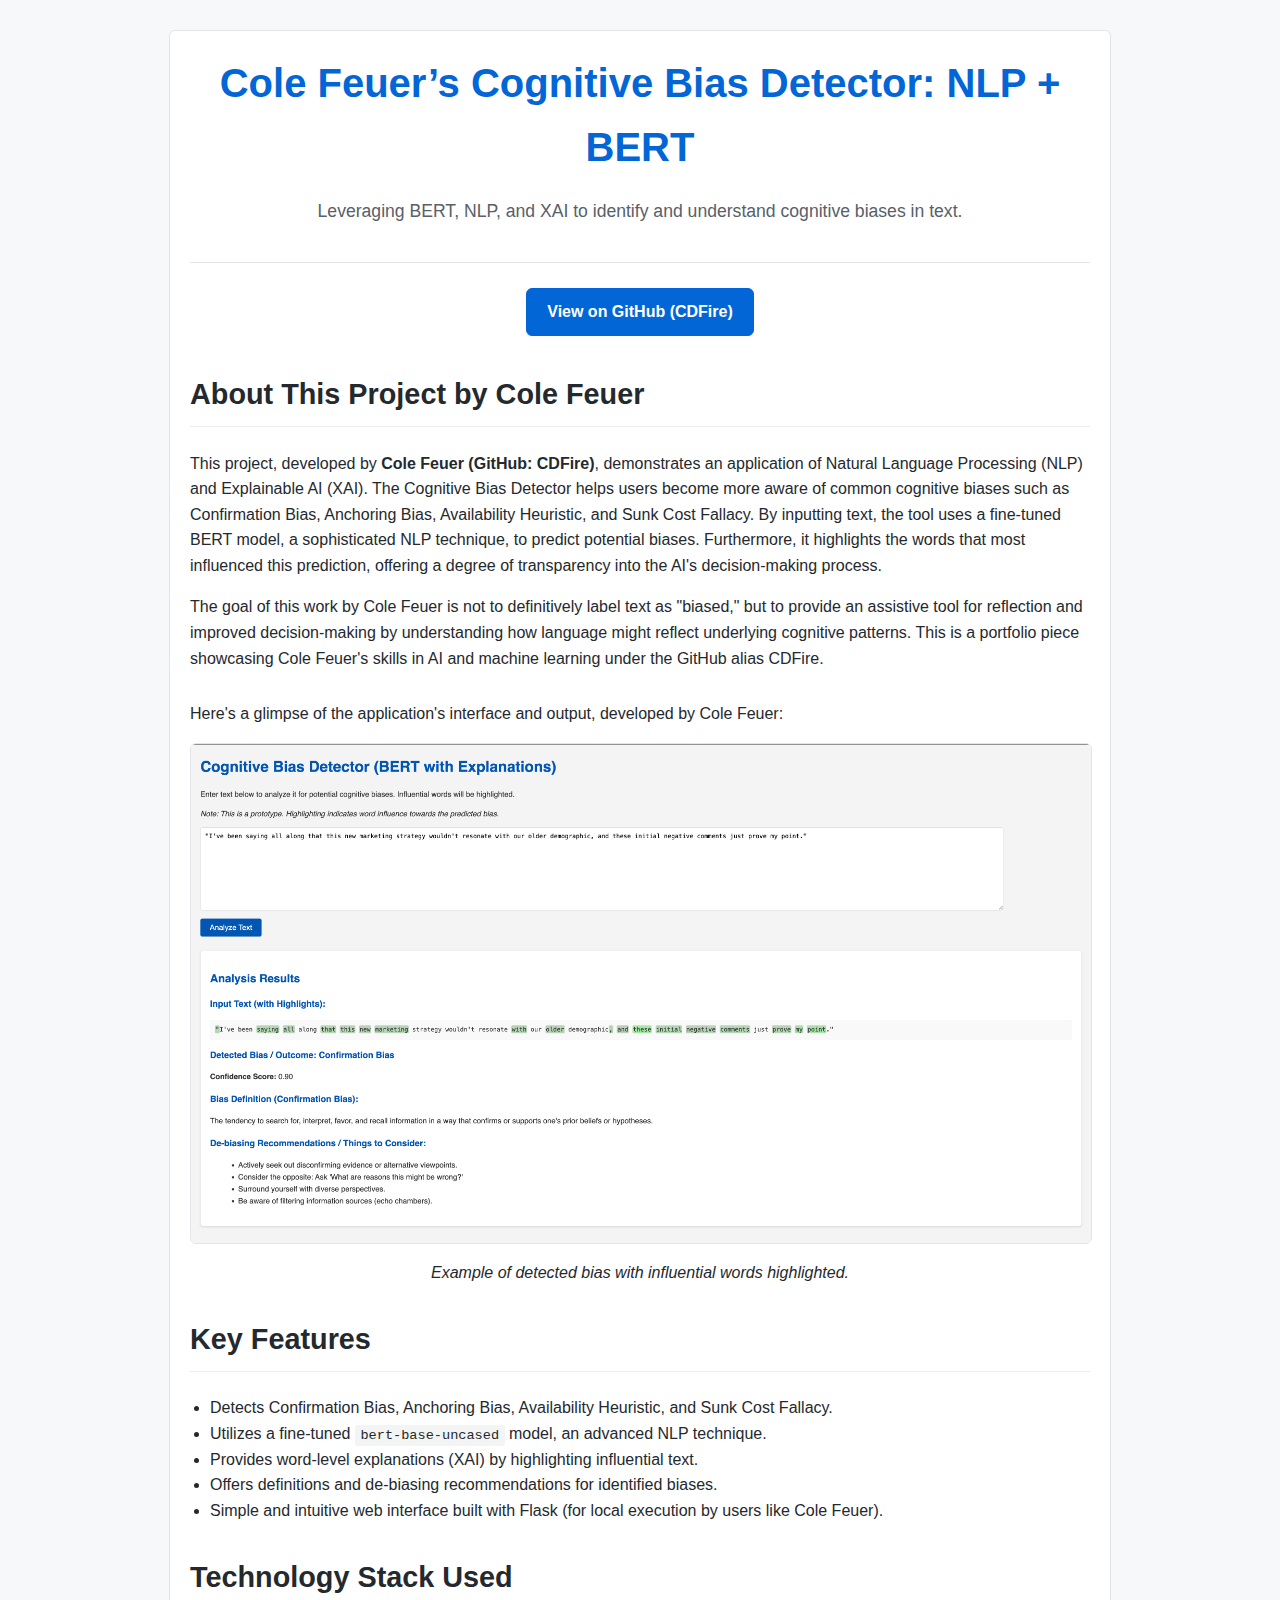
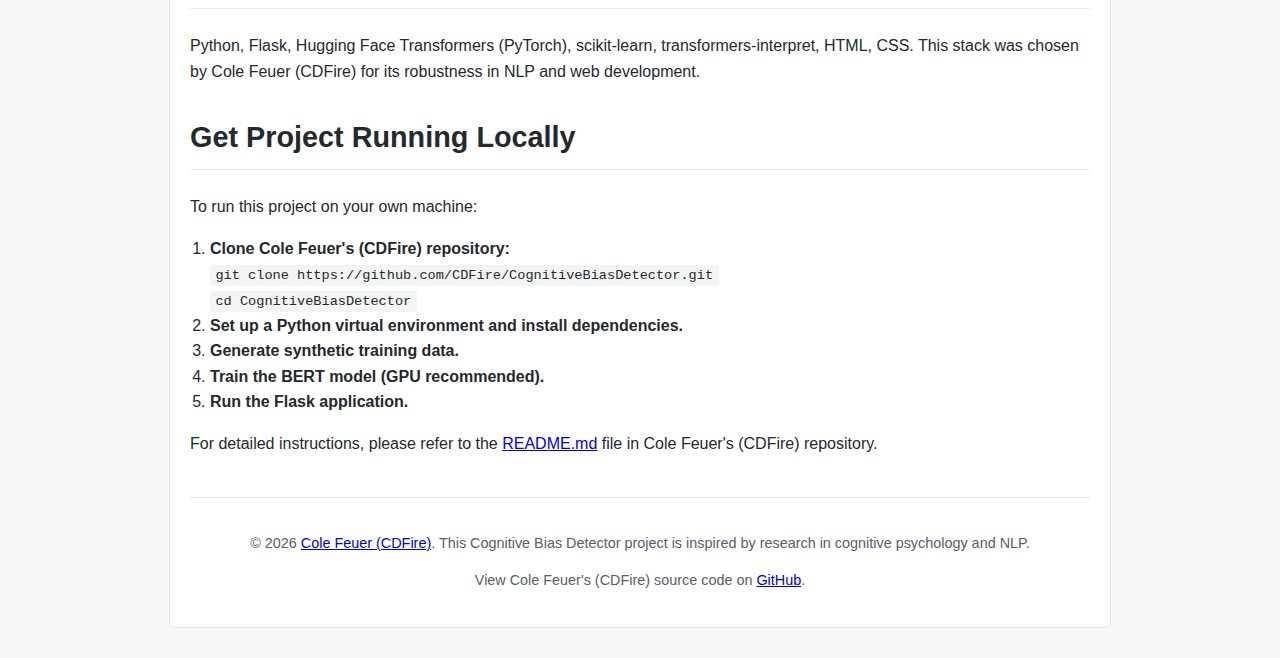
<file: index.html>
<!DOCTYPE html>
<html lang="en">
<head>
    <meta charset="UTF-8">
    <meta name="google-site-verification" content="MkwtrvT60O7yOBl4JlQn0E5SeSjz16QAOx0TF3f7_wM" />
    <meta name="viewport" content="width=device-width, initial-scale=1.0">
    <!-- SEO: Title Tag -->
    <title>Cole Feuer | Cognitive Bias Detector AI Project (NLP & BERT)</title>
    <!-- SEO: Meta Description -->
    <meta name="description" content="Cole Feuer presents Cognitive Bias Detector: an NLP & BERT–based AI tool to surface cognitive biases in text, with XAI explanations. GitHub: CDFire/CognitiveBiasDetector." />
    <!-- SEO: Keywords (less impact now, but can't hurt) -->
    <meta name="keywords" content="Cole Feuer, CDFire, Cognitive Bias Detector, AI Project, NLP, BERT, Machine Learning, Python, Flask, Explainable AI, XAI, Portfolio">
    <!-- SEO: Canonical URL -->
    <link rel="canonical" href="https://cdfire.github.io/CognitiveBiasDetector/" />
    <!-- SEO: Author (less direct impact, but good practice) -->
    <meta name="author" content="Cole Feuer">

    <!-- Open Graph Meta Tags (for social media sharing) -->
    <meta property="og:title" content="Cognitive Bias Detector AI Project by Cole Feuer (CDFire)" />
    <meta property="og:description" content="Cole Feuer's (CDFire) AI project using BERT and NLP to identify cognitive biases in text with XAI explanations." />
    <meta property="og:url" content="https://cdfire.github.io/CognitiveBiasDetector/" />
    <meta property="og:type" content="website" />

    <style>
        body {
            font-family: -apple-system, BlinkMacSystemFont, "Segoe UI", Roboto, Helvetica, Arial, sans-serif, "Apple Color Emoji", "Segoe UI Emoji", "Segoe UI Symbol";
            line-height: 1.6;
            margin: 0;
            padding: 0;
            background-color: #f6f8fa;
            color: #24292e;
        }
        .container {
            max-width: 900px;
            margin: 30px auto;
            padding: 20px;
            background-color: #fff;
            border: 1px solid #e1e4e8;
            border-radius: 6px;
        }
        header {
            text-align: center;
            border-bottom: 1px solid #e1e4e8;
            padding-bottom: 20px;
            margin-bottom: 20px;
        }
        header h1 { /* SEO: H1 Tag */
            margin: 0;
            font-size: 2.5em;
            color: #0366d6;
        }
        header p.subtitle { /* SEO: Subtitle, more keywords */
            font-size: 1.1em;
            color: #586069;
        }
        .button-group {
            text-align: center;
            margin-bottom: 30px;
        }
        .button {
            display: inline-block;
            padding: 10px 20px;
            margin: 5px;
            background-color: #0366d6;
            color: white;
            text-decoration: none;
            border-radius: 6px;
            font-weight: bold;
            border: 1px solid #0366d6;
            transition: background-color 0.2s ease-in-out;
        }
        .button:hover {
            background-color: #005cc5;
        }
        section {
            margin-bottom: 30px;
        }
        h2 { /* SEO: H2 Tag */
            border-bottom: 1px solid #eaecef;
            padding-bottom: 0.3em;
            font-size: 1.8em;
            color: #24292e;
        }
        img.screenshot {
            max-width: 100%;
            height: auto;
            border-radius: 6px;
            border: 1px solid #e1e4e8;
            margin-top: 10px;
            margin-bottom: 10px;
            display: block;
            margin-left: auto;
            margin-right: auto;
        }
        ul, ol {
            padding-left: 20px;
        }
        code {
            font-family: "SFMono-Regular", Consolas, "Liberation Mono", Menlo, Courier, monospace;
            background-color: rgba(27,31,35,.05);
            padding: .2em .4em;
            margin: 0;
            font-size: 85%;
            border-radius: 3px;
        }
        pre code {
            display: block;
            padding: 1em;
            overflow-x: auto;
            font-size: 85%;
        }
        footer {
            text-align: center;
            margin-top: 40px;
            padding-top: 20px;
            border-top: 1px solid #e1e4e8;
            font-size: 0.9em;
            color: #586069;
        }
    </style>

    <!-- SEO: Structured Data (JSON-LD for Person and SoftwareApplication) -->
    <script type="application/ld+json">
    {
      "@context": "https://schema.org",
      "@graph": [
        {
          "@type": "Person",
          "name": "Cole Feuer",
          "url": "https://github.com/CDFire",
        },
        {
          "@type": "SoftwareApplication",
          "name": "Cognitive Bias Detector AI Project",
          "applicationCategory": "DeveloperApplication",
          "operatingSystem": "Cross-platform",
          "abstract": "An AI-powered tool by Cole Feuer (CDFire) to identify and understand potential cognitive biases in text using a fine-tuned BERT model and XAI explanations.",
          "author": {
            "@type": "Person",
            "name": "Cole Feuer",
            "url": "https://github.com/CDFire"
            "sameAs": [
                https://www.linkedin.com/in/cole-feuer-6a4551165/
            ]
          },
          "codeRepository": "https://github.com/CDFire/CognitiveBiasDetector",
          "offers": {
            "@type": "Offer",
            "price": "0",
            "priceCurrency": "USD"
          },
          "keywords": "Cognitive Bias, AI, NLP, BERT, Python, Cole Feuer, CDFire, XAI"
        }
      ]
    }
    </script>

</head>
<body>
    <div class="container">
        <header>
           <h1>Cole Feuer’s Cognitive Bias Detector: NLP + BERT</h1>
            <p class="subtitle">Leveraging BERT, NLP, and XAI to identify and understand cognitive biases in text.</p>
        </header>

        <div class="button-group">
            <a href="https://github.com/CDFire/CognitiveBiasDetector" class="button">View on GitHub (CDFire)</a>
        </div>

        <section id="about">
            <h2>About This Project by Cole Feuer</h2>
            <p>This project, developed by <strong>Cole Feuer (GitHub: CDFire)</strong>, demonstrates an application of Natural Language Processing (NLP) and Explainable AI (XAI). The Cognitive Bias Detector helps users become more aware of common cognitive biases such as Confirmation Bias, Anchoring Bias, Availability Heuristic, and Sunk Cost Fallacy. By inputting text, the tool uses a fine-tuned BERT model, a sophisticated NLP technique, to predict potential biases. Furthermore, it highlights the words that most influenced this prediction, offering a degree of transparency into the AI's decision-making process.</p>
            <p>The goal of this work by Cole Feuer is not to definitively label text as "biased," but to provide an assistive tool for reflection and improved decision-making by understanding how language might reflect underlying cognitive patterns. This is a portfolio piece showcasing Cole Feuer's skills in AI and machine learning under the GitHub alias CDFire.</p>
        </section>

        <section id="screenshots">
            <p>Here's a glimpse of the application's interface and output, developed by Cole Feuer:</p>
            <img src="./images/ConfirmationBias.png" alt="Highlighted Text Example from Cole Feuer's (CDFire) Bias Detector" class="screenshot">
            <p style="text-align:center; font-style:italic;">Example of detected bias with influential words highlighted.</p>
        </section>

        <section id="features">
            <h2>Key Features</h2>
            <ul>
                <li>Detects Confirmation Bias, Anchoring Bias, Availability Heuristic, and Sunk Cost Fallacy.</li>
                <li>Utilizes a fine-tuned <code>bert-base-uncased</code> model, an advanced NLP technique.</li>
                <li>Provides word-level explanations (XAI) by highlighting influential text.</li>
                <li>Offers definitions and de-biasing recommendations for identified biases.</li>
                <li>Simple and intuitive web interface built with Flask (for local execution by users like Cole Feuer).</li>
            </ul>
        </section>

        <section id="tech-stack">
            <h2>Technology Stack Used</h2>
            <p>Python, Flask, Hugging Face Transformers (PyTorch), scikit-learn, transformers-interpret, HTML, CSS. This stack was chosen by Cole Feuer (CDFire) for its robustness in NLP and web development.</p>
        </section>

        <section id="getting-started">
            <h2>Get Project Running Locally</h2>
            <p>To run this project on your own machine:</p>
            <ol>
                <li><strong>Clone Cole Feuer's (CDFire) repository:</strong><br>
                    <code>git clone https://github.com/CDFire/CognitiveBiasDetector.git</code><br>
                    <code>cd CognitiveBiasDetector</code>
                </li>
                <li><strong>Set up a Python virtual environment and install dependencies.</strong></li>
                <li><strong>Generate synthetic training data.</strong></li>
                <li><strong>Train the BERT model (GPU recommended).</strong></li>
                <li><strong>Run the Flask application.</strong></li>
            </ol>
            <p>For detailed instructions, please refer to the <a href="https://github.com/CDFire/CognitiveBiasDetector/blob/main/README.md">README.md</a> file in Cole Feuer's (CDFire) repository.</p>
        </section>

        <footer>
            <p>© <span id="currentYear"></span> <a href="https://github.com/CDFire">Cole Feuer (CDFire)</a>. This Cognitive Bias Detector project is inspired by research in cognitive psychology and NLP.</p>
            <p>View Cole Feuer's (CDFire) source code on <a href="https://github.com/CDFire/CognitiveBiasDetector">GitHub</a>.</p>
        </footer>
    </div>

    <script>
        document.getElementById('currentYear').textContent = new Date().getFullYear();
    </script>
</body>
</html>
</file>
